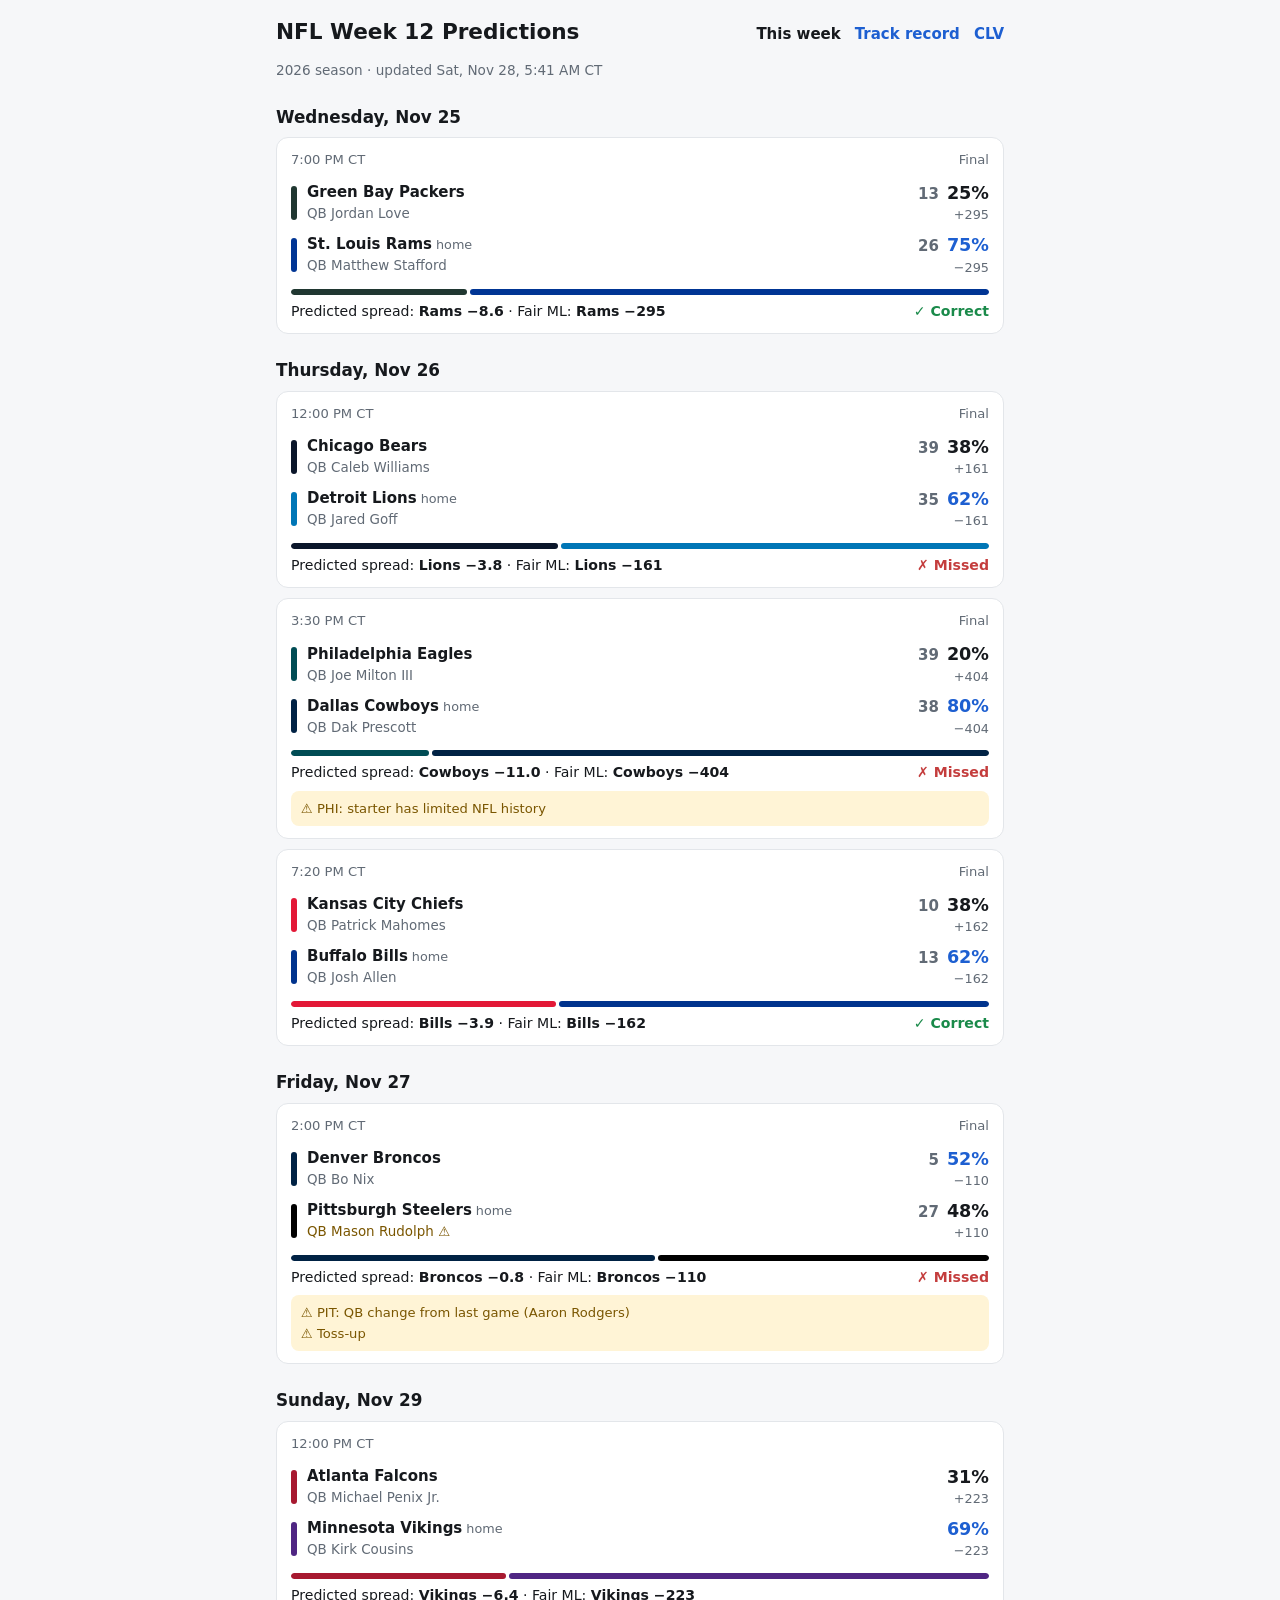
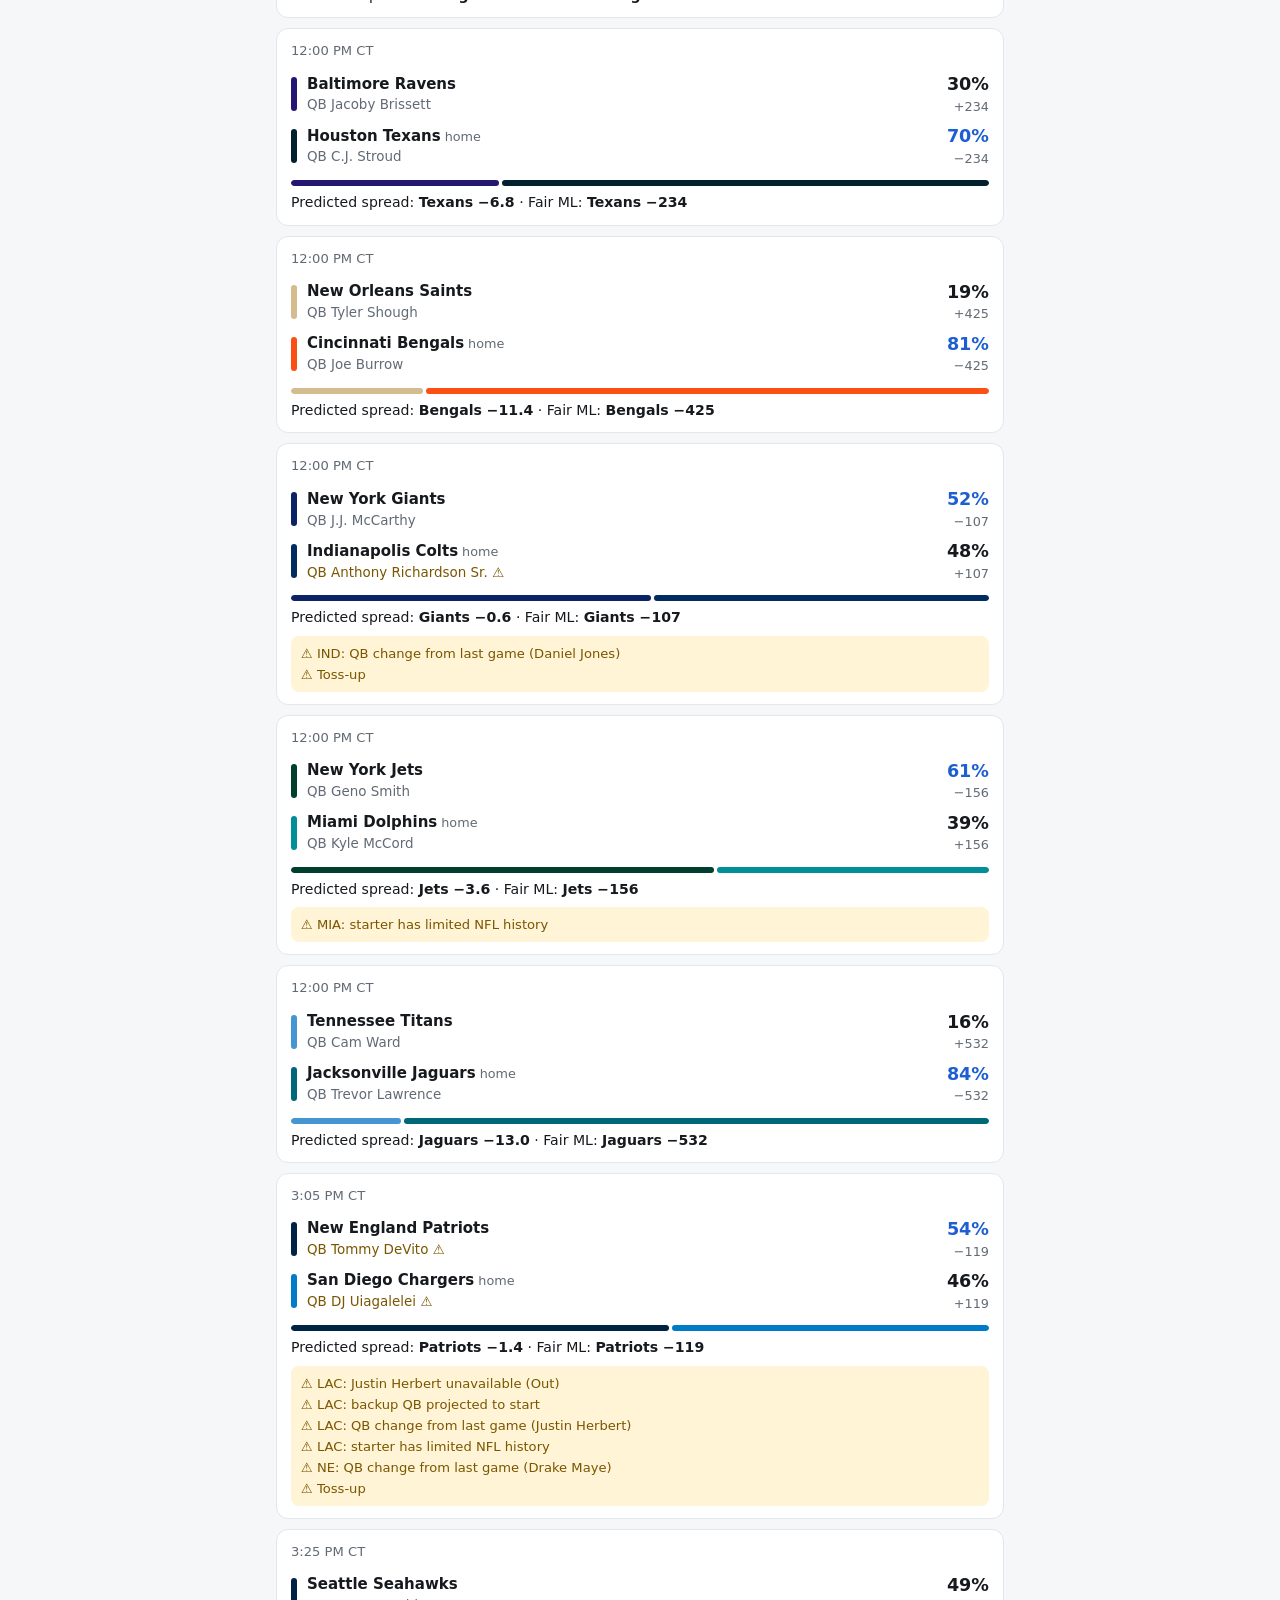
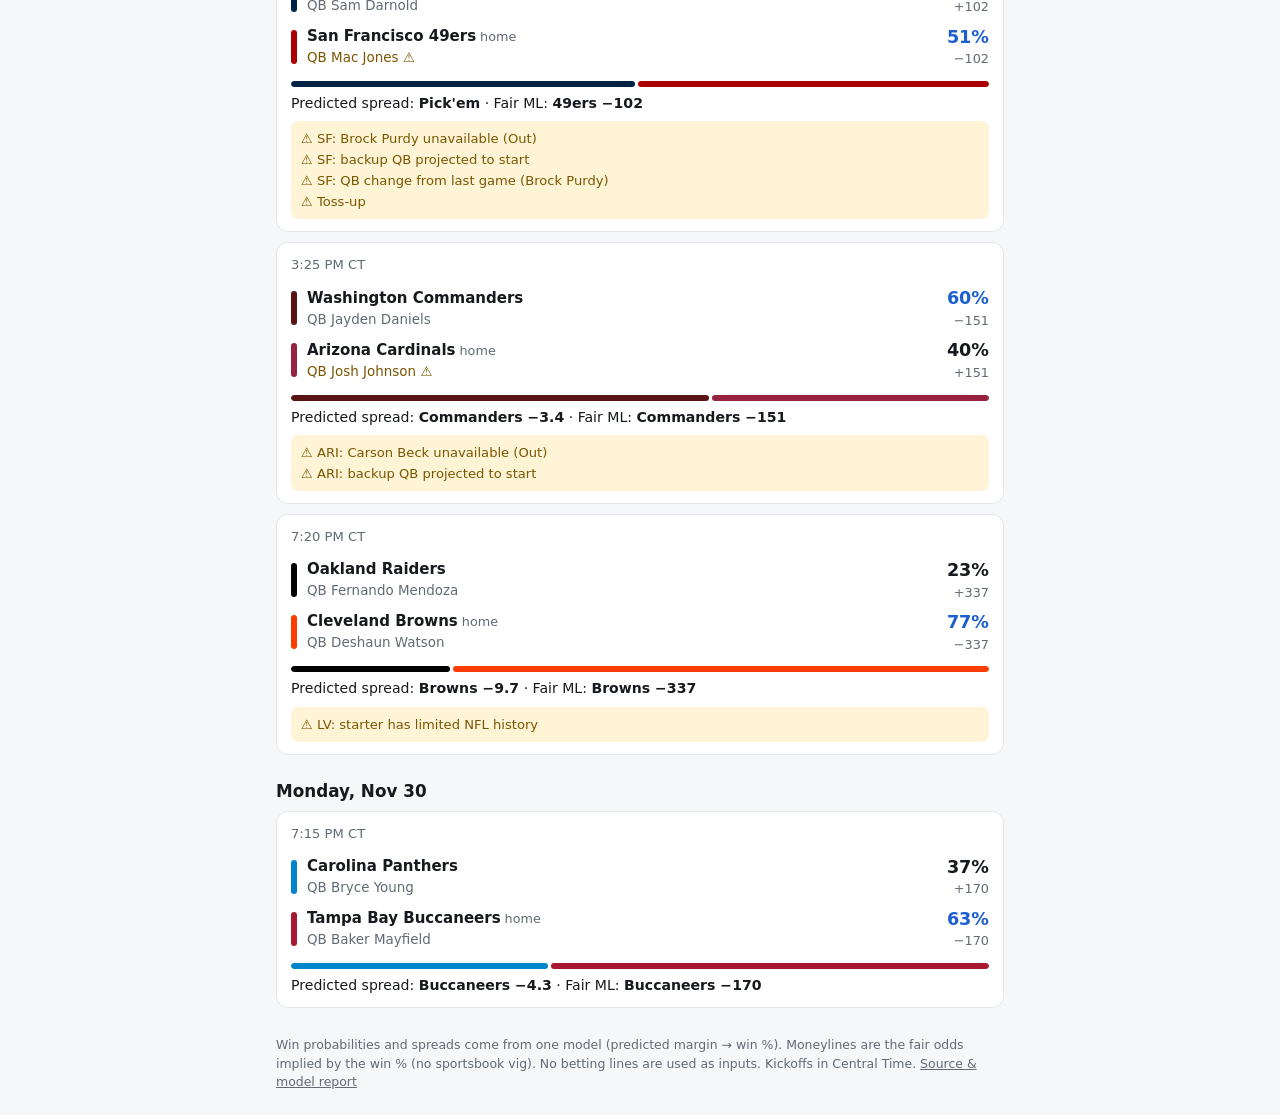
<file: site/index.html>
<!doctype html>
<html lang="en">
<head>
<meta charset="utf-8">
<meta name="viewport" content="width=device-width, initial-scale=1">
<title>NFL Predictions</title>
<link rel="stylesheet" href="style.css">
</head>
<body>
<div class="wrap">
  <header>
    <h1 id="title">NFL Predictions</h1>
    <nav><a href="index.html" class="active">This week</a><a href="history.html">Track record</a><a href="clv.html">CLV</a></nav>
  </header>
  <div id="status"></div>
  <p class="sub" id="updated"></p>
  <div id="games"><p class="sub">Loading…</p></div>
  <footer>
    Win probabilities and spreads come from one model (predicted margin → win %). Moneylines are the fair odds implied by the win % (no sportsbook vig). No betting lines are used as inputs.
    Kickoffs in Central Time. <a href="https://github.com/" id="repo-link">Source &amp; model report</a>
  </footer>
</div>
<script src="app.js"></script>
<script>
loadJSON("data/current.json").then(d => {
  showStatus(d.generated_at);
  document.getElementById("title").textContent = `NFL Week ${d.week} Predictions`;
  document.getElementById("updated").textContent =
    `${d.season} season · updated ${fmtDateTime(d.generated_at)} CT`;
  const el = document.getElementById("games");
  if (!d.games.length) { el.innerHTML = `<p class="sub">No games scheduled.</p>`; return; }
  let html = "", lastDay = "";
  for (const g of d.games) {
    const day = fmtDay(g.kickoff_ct);
    if (day !== lastDay) { html += `<h2>${day}</h2>`; lastDay = day; }
    html += gameCard(g, d.teams);
  }
  el.innerHTML = html;
}).catch(err => {
  document.getElementById("games").innerHTML = `<div class="banner">Couldn't load predictions (${err}).</div>`;
});
</script>
</body>
</html>
</file>
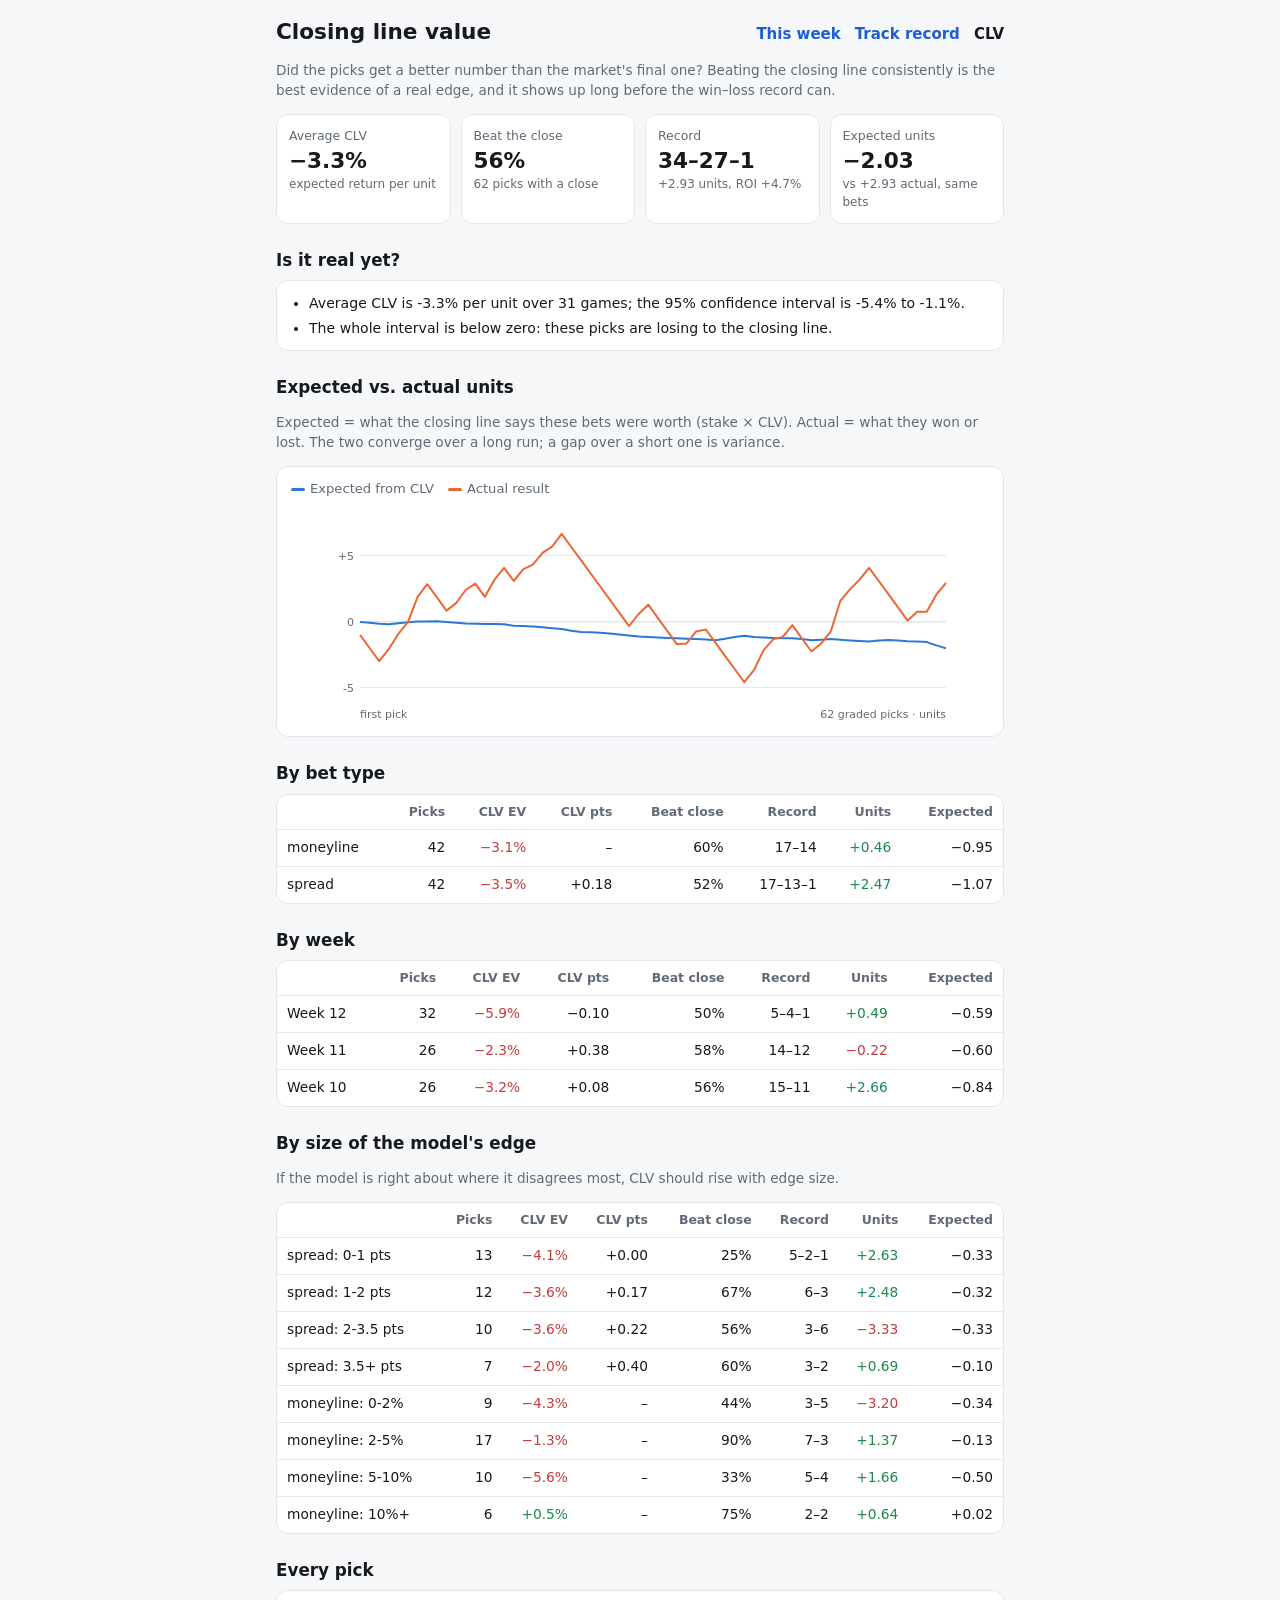
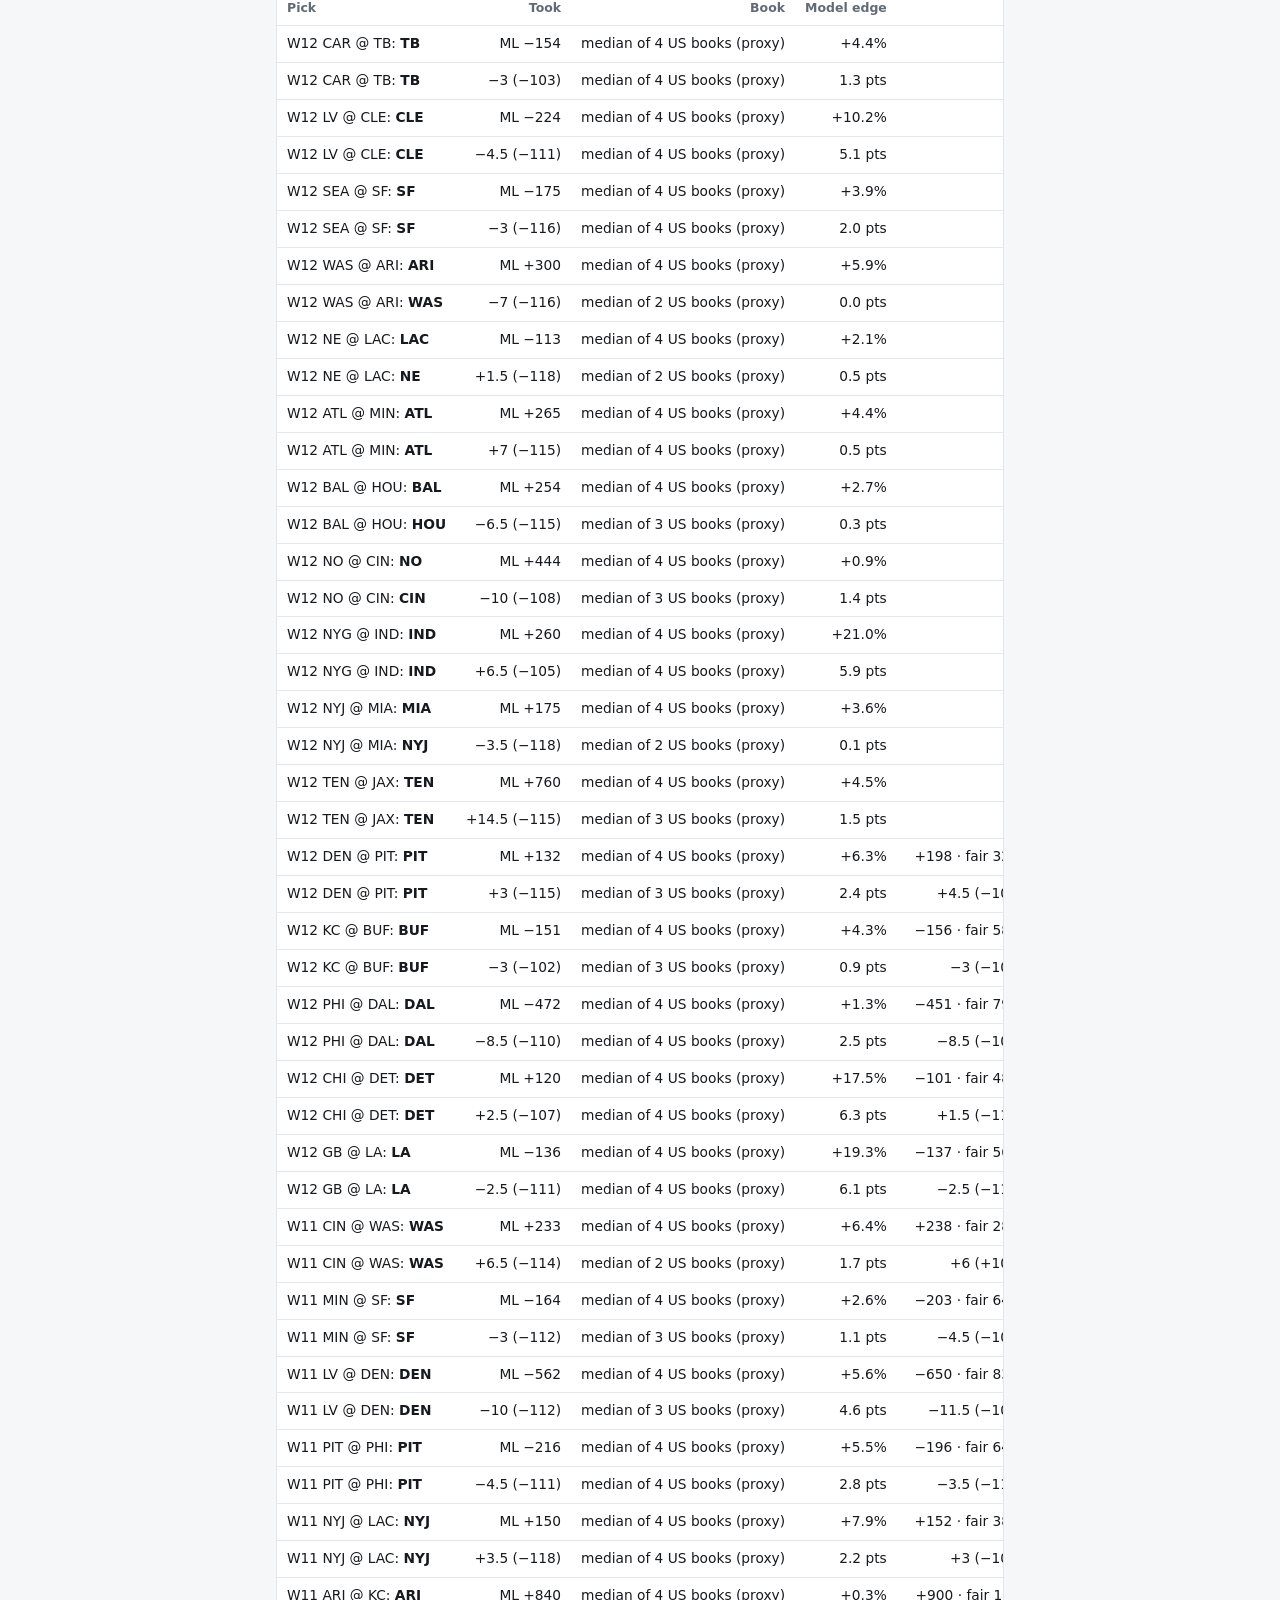
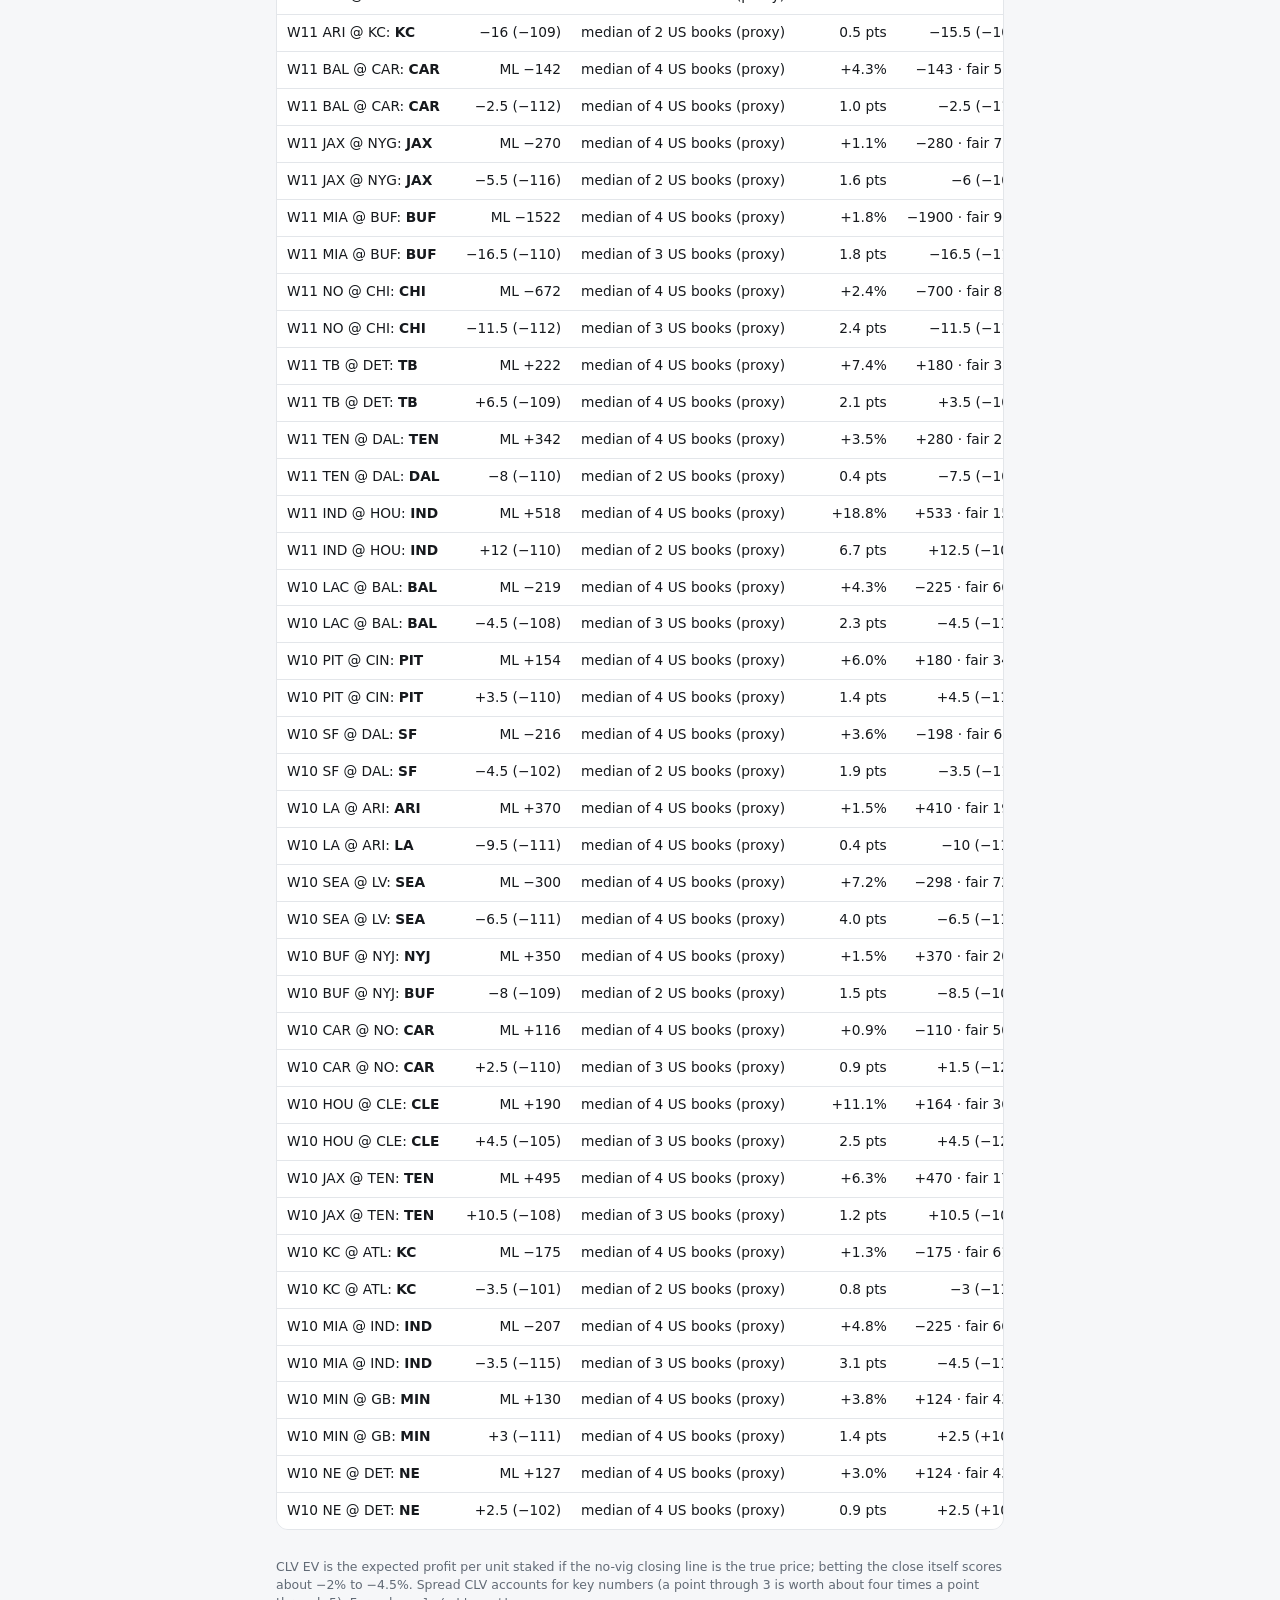
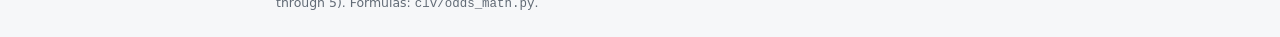
<file: site/clv.html>
<!doctype html>
<html lang="en">
<head>
<meta charset="utf-8">
<meta name="viewport" content="width=device-width, initial-scale=1">
<title>NFL Closing Line Value</title>
<link rel="stylesheet" href="style.css">
<style>
  /* Chart series colours: the validated categorical pair (blue, orange), with their own dark-mode steps. */
  :root { --series-1: #2a78d6; --series-2: #eb6834; }
  @media (prefers-color-scheme: dark) { :root { --series-1: #3987e5; --series-2: #d95926; } }
  .legend { display: flex; flex-wrap: wrap; gap: 14px; font-size: .82rem; color: var(--muted); margin-bottom: 6px; }
  .legend i { display: inline-block; width: 14px; height: 3px; border-radius: 2px; vertical-align: middle; margin-right: 5px; }
  .chart-box { position: relative; }
  svg.clv { width: 100%; height: 220px; display: block; }
  .tip { position: absolute; pointer-events: none; background: var(--card); border: 1px solid var(--line); border-radius: 8px;
         padding: 6px 9px; font-size: .78rem; box-shadow: 0 2px 8px rgba(0,0,0,.15); white-space: nowrap; display: none; }
  .tip b { font-variant-numeric: tabular-nums; }
  .note { margin: 0; padding-left: 18px; font-size: .88rem; }
  .note li + li { margin-top: 4px; }
  select { font: inherit; padding: 3px 6px; }
  .pos { color: var(--good); } .neg { color: var(--bad); }
</style>
</head>
<body>
<div class="wrap">
  <header>
    <h1>Closing line value</h1>
    <nav><a href="index.html">This week</a><a href="history.html">Track record</a><a href="clv.html" class="active">CLV</a></nav>
  </header>
  <div id="status"></div>
  <p class="sub">Did the picks get a better number than the market's final one? Beating the closing line consistently is the
    best evidence of a real edge, and it shows up long before the win–loss record can.</p>
  <label class="toggle" id="track-wrap" style="display:none">Picks: <select id="track"></select></label>
  <div class="tiles" id="tiles"></div>
  <h2>Is it real yet?</h2>
  <div class="card"><ul class="note" id="sample"></ul></div>
  <h2>Expected vs. actual units</h2>
  <p class="sub">Expected = what the closing line says these bets were worth (stake × CLV). Actual = what they won or lost.
    The two converge over a long run; a gap over a short one is variance.</p>
  <div class="card">
    <div class="legend"><span><i style="background:var(--series-1)"></i>Expected from CLV</span><span><i style="background:var(--series-2)"></i>Actual result</span></div>
    <div class="chart-box"><svg class="clv" id="chart" viewBox="0 0 640 220" role="img" aria-label="Cumulative expected and actual units by bet"></svg><div class="tip" id="tip"></div></div>
  </div>
  <h2>By bet type</h2><div class="table-wrap"><table id="by-type"></table></div>
  <h2>By week</h2><div class="table-wrap"><table id="by-week"></table></div>
  <h2>By size of the model's edge</h2>
  <p class="sub">If the model is right about where it disagrees most, CLV should rise with edge size.</p>
  <div class="table-wrap"><table id="by-edge"></table></div>
  <h2>Every pick</h2><div class="table-wrap"><table id="picks"></table></div>
  <footer>CLV EV is the expected profit per unit staked if the no-vig closing line is the true price; betting the close
    itself scores about −2% to −4.5%. Spread CLV accounts for key numbers (a point through 3 is worth about four times a point through 5).
    Formulas: <code>clv/odds_math.py</code>.</footer>
</div>
<script src="app.js"></script>
<script>
let DATA;
const pc = (v, d = 1) => v == null ? "–" : (v >= 0 ? "+" : "−") + Math.abs(v * 100).toFixed(d) + "%";
const un = v => v == null ? "–" : (v >= 0 ? "+" : "−") + Math.abs(v).toFixed(2);
const cls = v => v == null || v === 0 ? "" : v > 0 ? "pos" : "neg";
const odds = v => v == null ? "–" : (v > 0 ? "+" : "−") + Math.abs(v);
const line = v => v == null ? "" : (v > 0 ? "+" : v < 0 ? "−" : "") + Math.abs(v);

function statRows(rows, label) {
  return `<tr><th></th><th>Picks</th><th>CLV EV</th><th>CLV pts</th><th>Beat close</th><th>Record</th><th>Units</th><th>Expected</th></tr>` +
    rows.map(r => `<tr><td>${esc(label(r))}</td><td>${r.n}</td><td class="${cls(r.avg_clv_ev)}">${pc(r.avg_clv_ev)}</td>
      <td>${r.avg_clv_points == null ? "–" : un(r.avg_clv_points)}</td><td>${r.beat_close_pct == null ? "–" : pct(r.beat_close_pct)}</td>
      <td>${r.wins}–${r.losses}${r.pushes ? "–" + r.pushes : ""}</td><td class="${cls(r.units)}">${un(r.units)}</td><td>${un(r.expected_units)}</td></tr>`).join("");
}

function render() {
  const names = Object.keys(DATA.tracks);
  const t = DATA.tracks[document.getElementById("track").value] || DATA.tracks[names[0]];
  if (!t) {
    document.getElementById("tiles").innerHTML = `<p class="sub">No picks logged yet. They appear after the next pipeline run.</p>`;
    return;
  }
  const s = t.summary;
  document.getElementById("tiles").innerHTML = `
    <div class="tile"><div class="k">Average CLV</div><div class="v">${pc(s.avg_clv_ev)}</div><div class="h">expected return per unit</div></div>
    <div class="tile"><div class="k">Beat the close</div><div class="v">${s.beat_close_pct == null ? "–" : pct(s.beat_close_pct)}</div><div class="h">${s.n_closed} picks with a close</div></div>
    <div class="tile"><div class="k">Record</div><div class="v">${s.wins}–${s.losses}${s.pushes ? "–" + s.pushes : ""}</div><div class="h">${un(s.units)} units${s.roi == null ? "" : ", ROI " + pc(s.roi)}</div></div>
    <div class="tile"><div class="k">Expected units</div><div class="v">${un(s.expected_units)}</div><div class="h">vs ${un(s.actual_units)} actual, same bets</div></div>`;
  document.getElementById("sample").innerHTML = t.sample.notes.map(n => `<li>${esc(n)}</li>`).join("");
  document.getElementById("by-type").innerHTML = statRows(t.by_type, r => r.key);
  document.getElementById("by-week").innerHTML = statRows(t.by_week.slice().reverse(), r => `Week ${r.week}`);
  document.getElementById("by-edge").innerHTML = statRows(t.by_edge, r => r.key);
  document.getElementById("picks").innerHTML =
    `<tr><th>Pick</th><th>Took</th><th>Book</th><th>Model edge</th><th>Close</th><th>CLV pts</th><th>CLV EV</th><th>Result</th><th>Units</th></tr>` +
    t.picks.map(p => {
      const took = p.bet_type === "moneyline" ? `ML ${odds(p.price)}` : `${p.bet_type === "total" ? p.line : line(p.line)} (${odds(p.price)})`;
      const close = p.close_source ? (p.bet_type === "moneyline" ? `${odds(p.close_price)} · fair ${pct(p.close_fair_prob)}`
        : `${p.bet_type === "total" ? p.close_line : line(p.close_line)}${p.close_price == null ? "" : " (" + odds(p.close_price) + ")"}`) : "pending";
      const edge = p.model_edge == null ? "–" : p.bet_type === "spread" ? `${p.model_edge.toFixed(1)} pts` : pc(p.model_edge);
      const res = { W: '<span class="result good">W</span>', L: '<span class="result bad">L</span>', P: "Push" }[p.result] || "";
      return `<tr><td>W${p.week} ${esc(p.away_team)} @ ${esc(p.home_team)}: <b>${esc(p.side)}</b></td><td>${took}</td><td>${esc(p.book)}</td>
        <td>${edge}</td><td>${close}${p.close_source ? `<span class="tag">${esc(p.close_source)}</span>` : ""}</td>
        <td>${p.clv_points == null ? "–" : un(p.clv_points)}</td><td class="${cls(p.clv_ev)}">${pc(p.clv_ev)}</td>
        <td>${res}</td><td class="${cls(p.profit_units)}">${p.result ? un(p.profit_units) : ""}</td></tr>`;
    }).join("");
  drawChart(t.timeline);
}

function drawChart(pts) {
  const svg = document.getElementById("chart"), tip = document.getElementById("tip");
  if (!pts.length) {
    svg.innerHTML = `<text x="320" y="110" text-anchor="middle" font-size="13" fill="currentColor" opacity=".6">Appears once picks have a closing line and a result.</text>`;
    svg.onpointermove = svg.onpointerleave = null;
    return;
  }
  const W = 640, H = 220, L = 40, R = 14, T = 12, B = 24;
  const series = [{ k: "cum_clv", c: "var(--series-1)", name: "Expected" }, { k: "cum_units", c: "var(--series-2)", name: "Actual" }];
  const vals = pts.flatMap(p => [p.cum_clv, p.cum_units]).concat(0);
  let lo = Math.min(...vals), hi = Math.max(...vals);
  const padY = Math.max((hi - lo) * 0.12, 0.5); lo -= padY; hi += padY;
  const x = i => L + (pts.length === 1 ? (W - L - R) / 2 : i * (W - L - R) / (pts.length - 1));
  const y = v => T + (hi - v) / (hi - lo) * (H - T - B);
  const step = [0.5, 1, 2, 5, 10, 20, 50].find(s => (hi - lo) / s <= 5) || 100;
  let grid = "";
  for (let v = Math.ceil(lo / step) * step; v <= hi; v += step)
    grid += `<line x1="${L}" x2="${W - R}" y1="${y(v)}" y2="${y(v)}" stroke="var(--line)" stroke-width="${v === 0 ? 1.5 : 1}"/>
      <text x="${L - 6}" y="${y(v) + 4}" text-anchor="end" font-size="11" fill="var(--muted)">${v > 0 ? "+" : ""}${v}</text>`;
  const path = k => pts.map((p, i) => `${i ? "L" : "M"}${x(i).toFixed(1)},${y(p[k]).toFixed(1)}`).join("");
  svg.innerHTML = grid +
    `<text x="${L}" y="${H - 6}" font-size="11" fill="var(--muted)">first pick</text>
     <text x="${W - R}" y="${H - 6}" text-anchor="end" font-size="11" fill="var(--muted)">${pts.length} graded picks · units</text>` +
    series.map(s => `<path d="${path(s.k)}" fill="none" stroke="${s.c}" stroke-width="2" stroke-linejoin="round"/>`).join("") +
    `<line id="cross" y1="${T}" y2="${H - B}" stroke="var(--muted)" stroke-width="1" visibility="hidden"/>` +
    series.map(s => `<circle id="dot-${s.k}" r="4.5" fill="${s.c}" stroke="var(--card)" stroke-width="2" visibility="hidden"/>`).join("");
  svg.onpointermove = e => {
    const box = svg.getBoundingClientRect();
    const px = (e.clientX - box.left) / box.width * W;
    const i = Math.min(pts.length - 1, Math.max(0, Math.round((px - L) / ((W - L - R) / Math.max(pts.length - 1, 1)))));
    const p = pts[i];
    const cross = svg.querySelector("#cross");
    cross.setAttribute("x1", x(i)); cross.setAttribute("x2", x(i)); cross.setAttribute("visibility", "visible");
    for (const s of series) {
      const d = svg.querySelector("#dot-" + s.k);
      d.setAttribute("cx", x(i)); d.setAttribute("cy", y(p[s.k])); d.setAttribute("visibility", "visible");
    }
    tip.innerHTML = `${esc(p.label)} (pick ${p.n})<br>Expected <b>${un(p.cum_clv)}</b> · Actual <b>${un(p.cum_units)}</b>`;
    tip.style.display = "block";
    const left = x(i) / W * box.width;
    tip.style.left = Math.min(Math.max(left - tip.offsetWidth / 2, 0), box.width - tip.offsetWidth) + "px";
    tip.style.top = "0px";
  };
  svg.onpointerleave = () => {
    tip.style.display = "none";
    svg.querySelectorAll("#cross, circle").forEach(n => n.setAttribute("visibility", "hidden"));
  };
}

loadJSON("data/clv.json").then(d => {
  DATA = d;
  const names = Object.keys(d.tracks), sel = document.getElementById("track");
  const labels = { model: "Model picks (automatic)", placed: "Bets I placed" };
  sel.innerHTML = names.map(n => `<option value="${esc(n)}">${esc(labels[n] || n)}</option>`).join("");
  document.getElementById("track-wrap").style.display = names.length < 2 ? "none" : "";
  sel.addEventListener("change", render);
  render();
}).catch(err => {
  document.getElementById("tiles").innerHTML = `<div class="banner">No CLV data yet (${esc(err.message)}). It is written by the next pipeline run.</div>`;
});
</script>
</body>
</html>
</file>
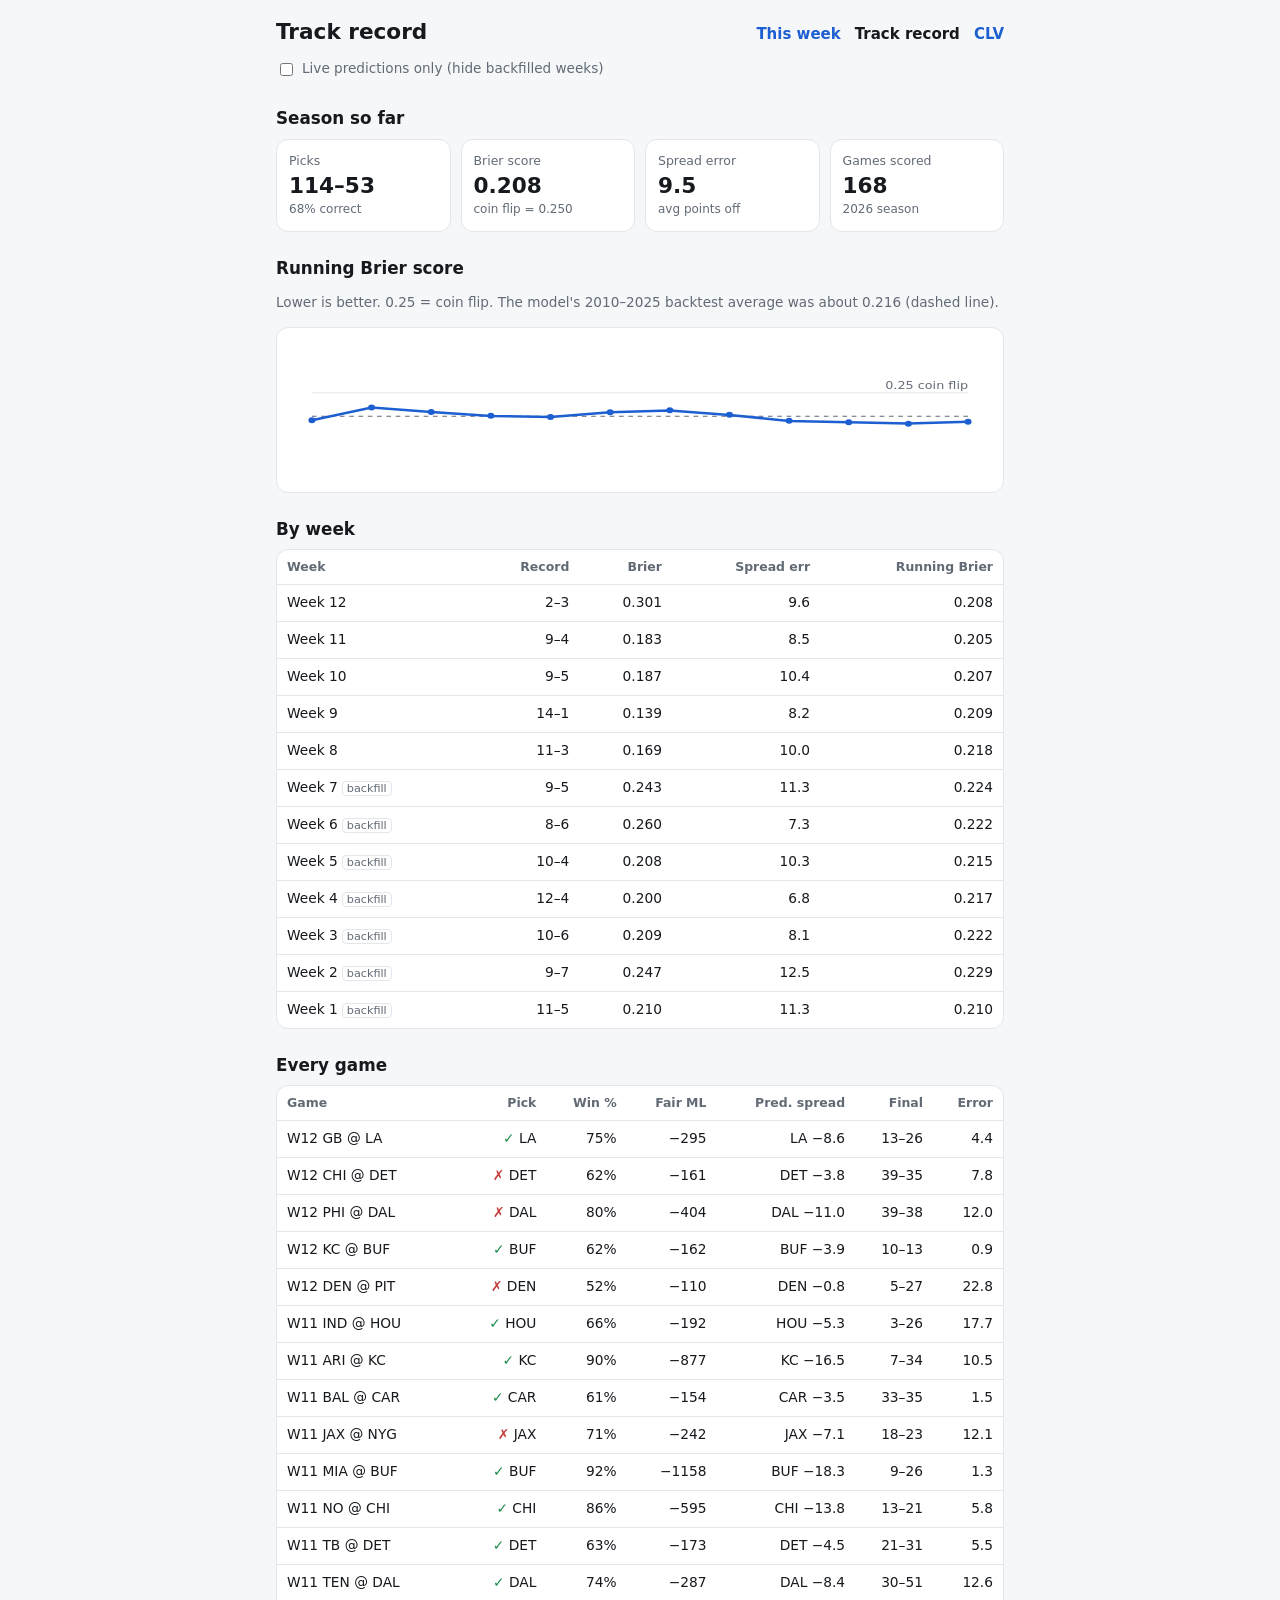
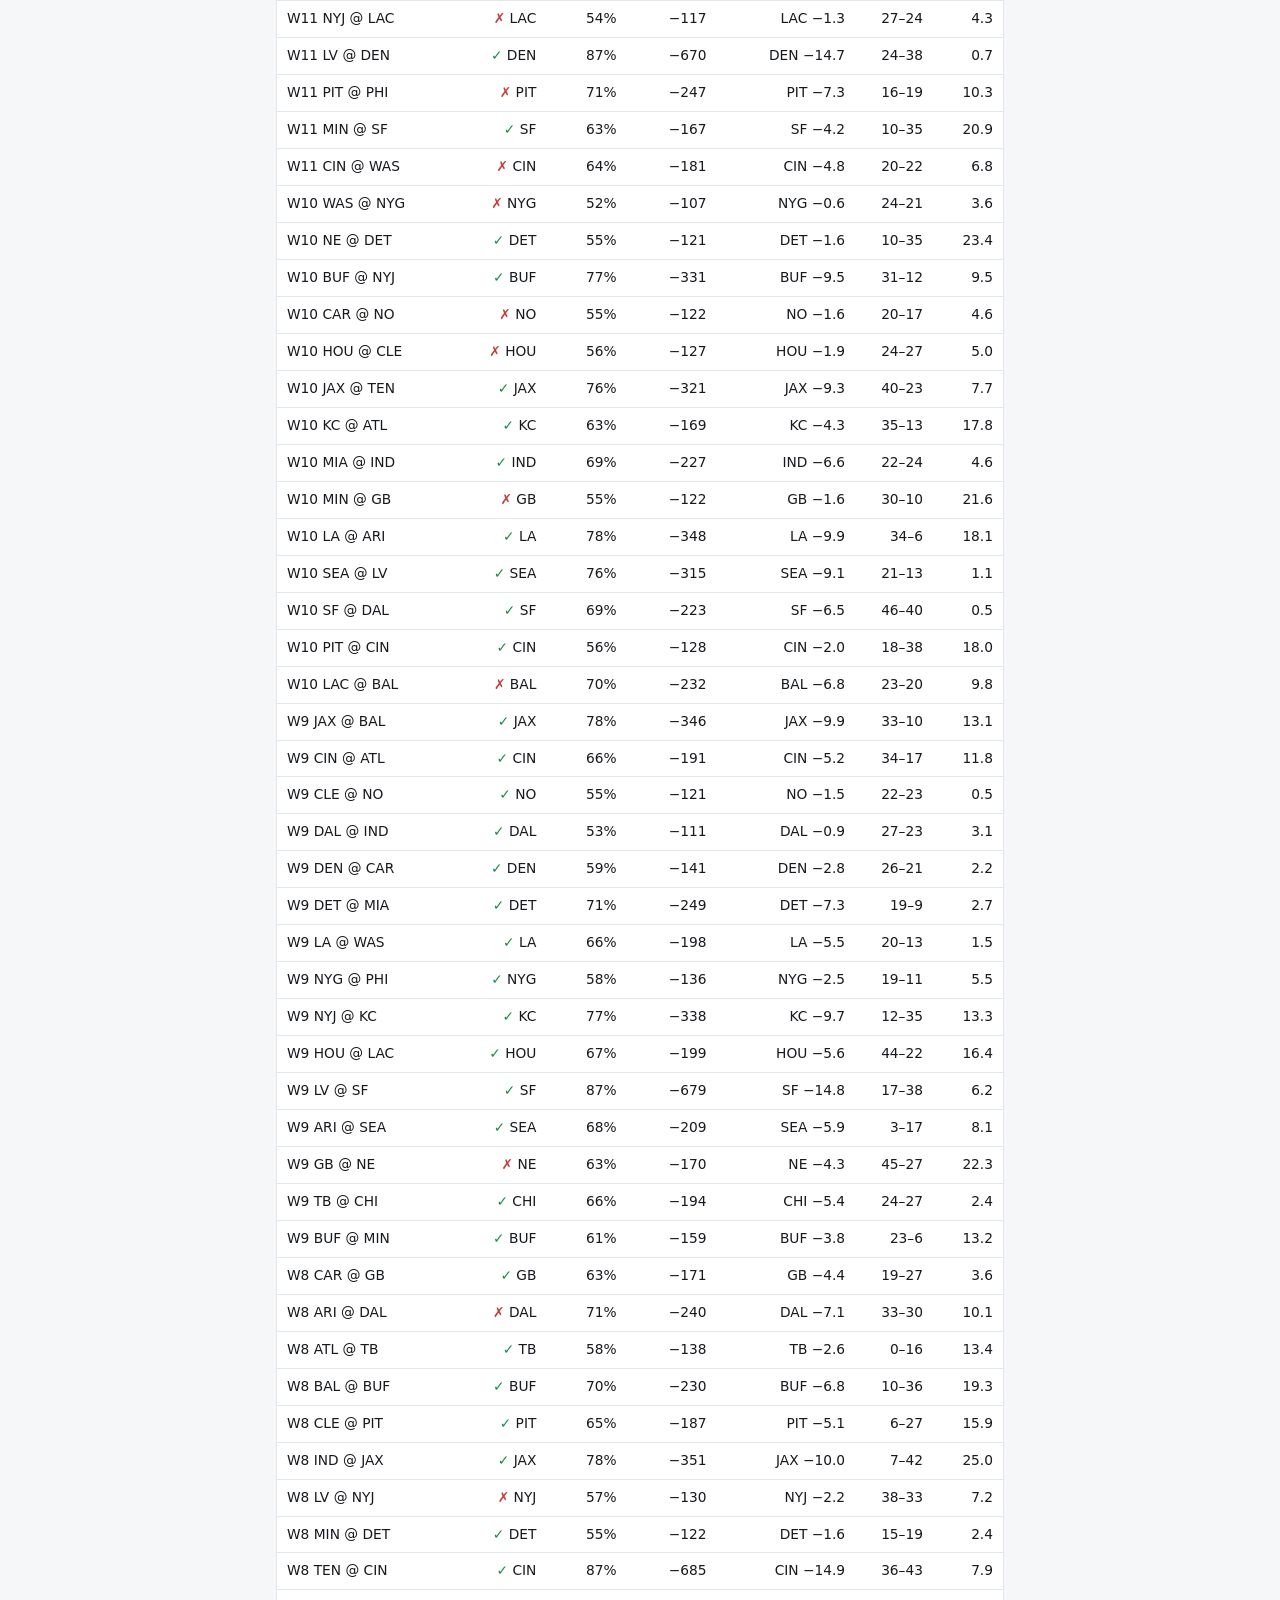
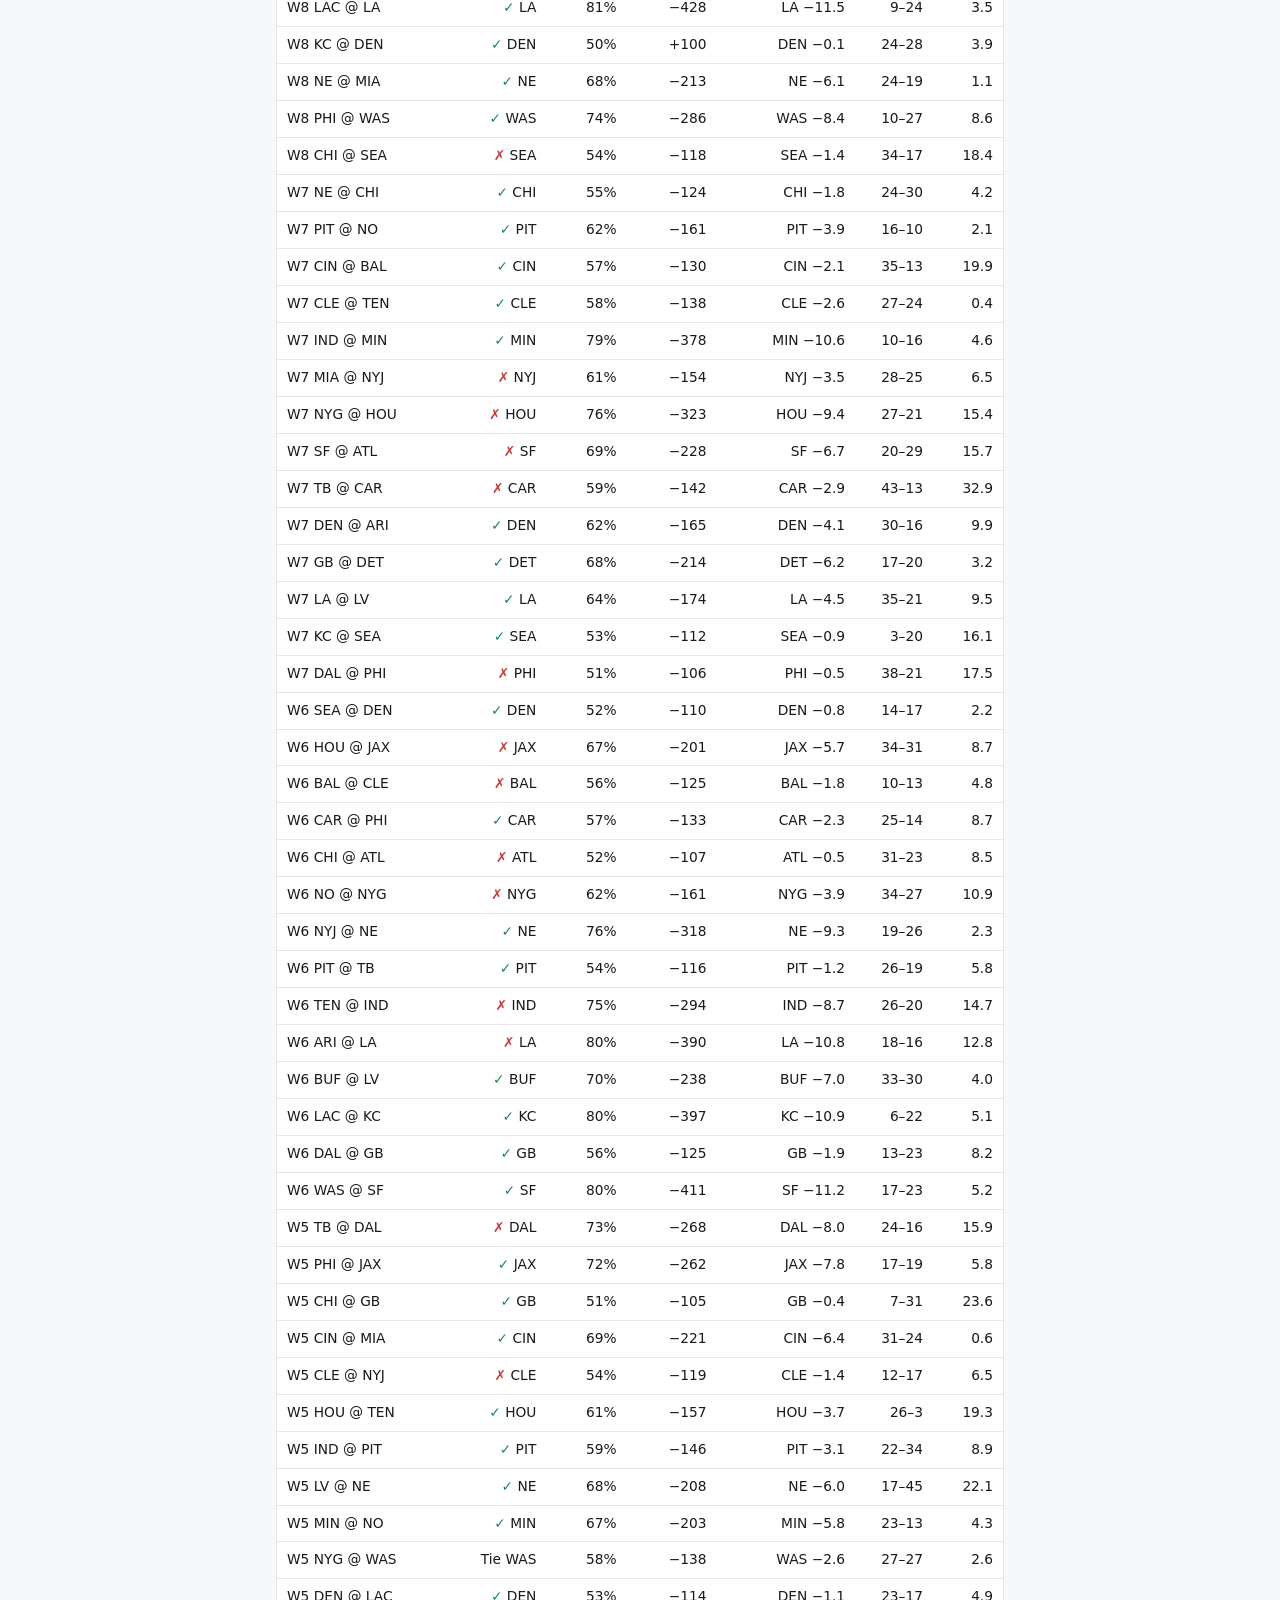
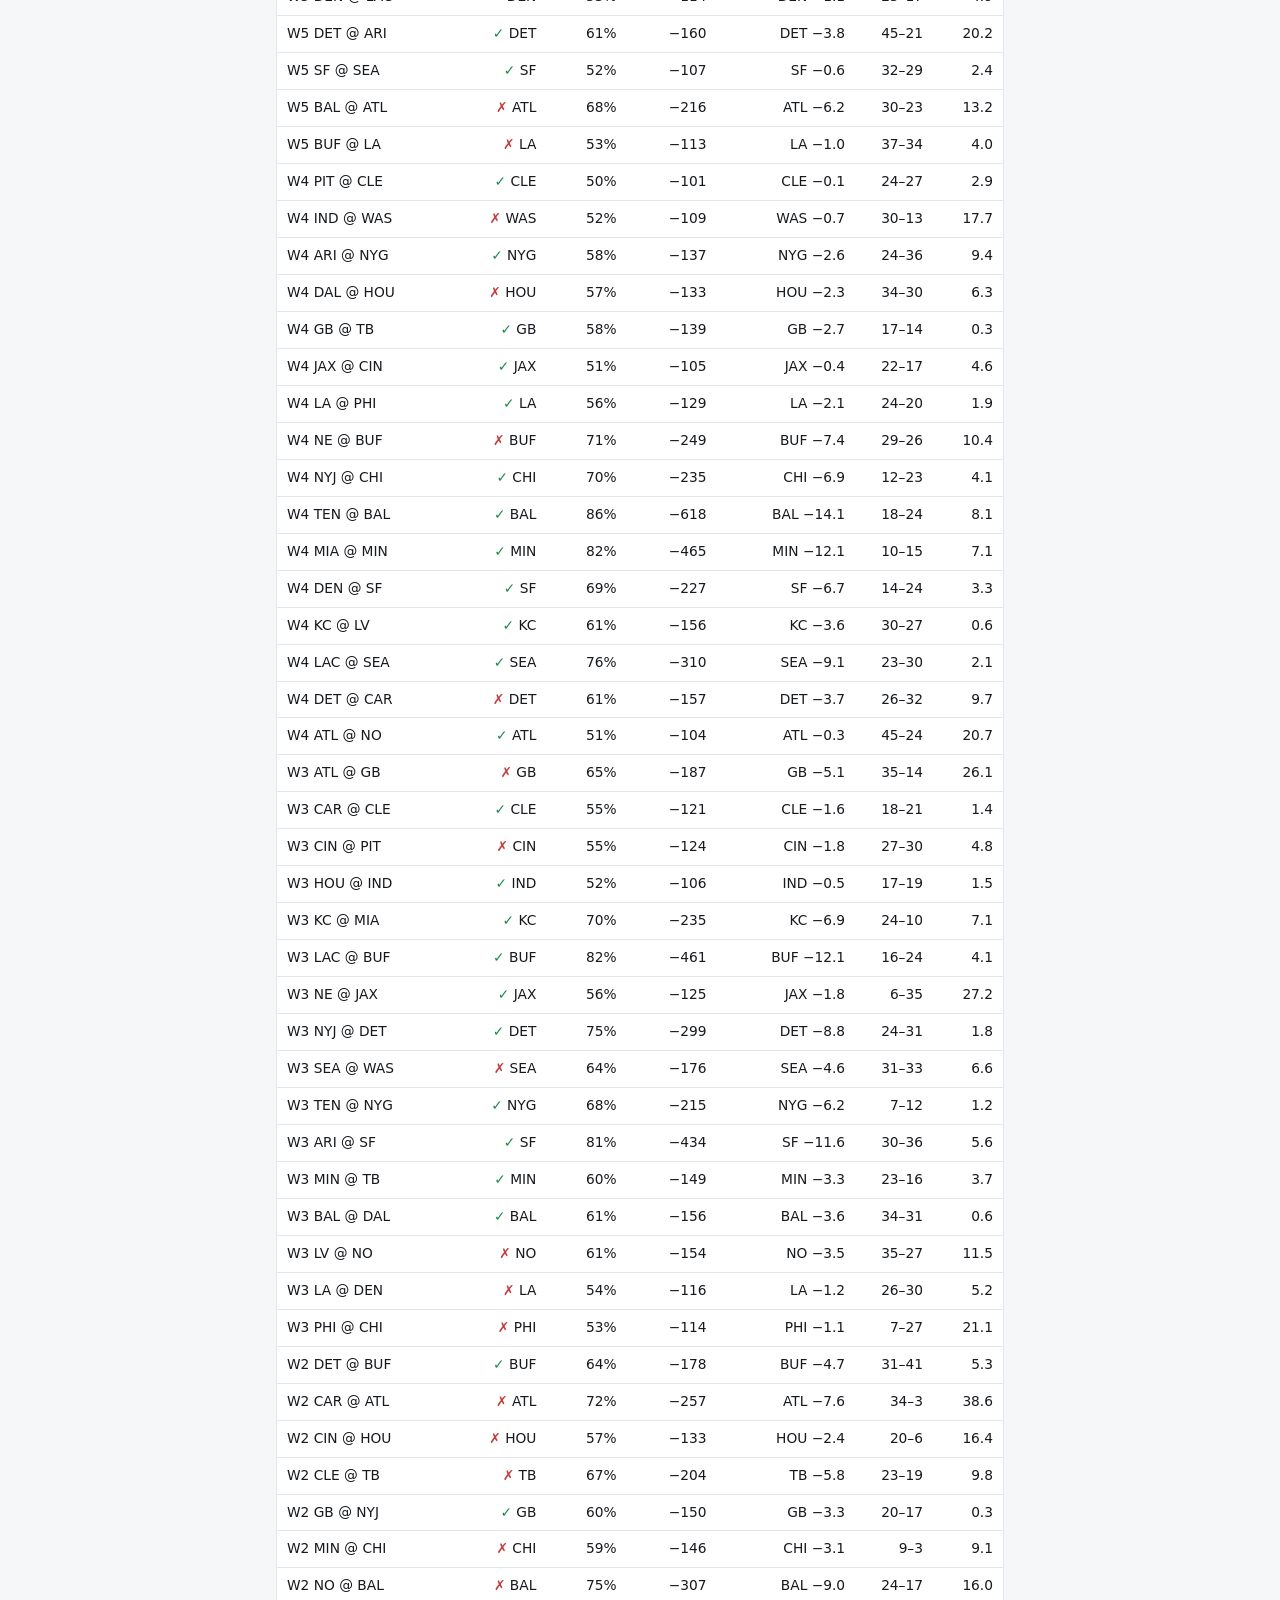
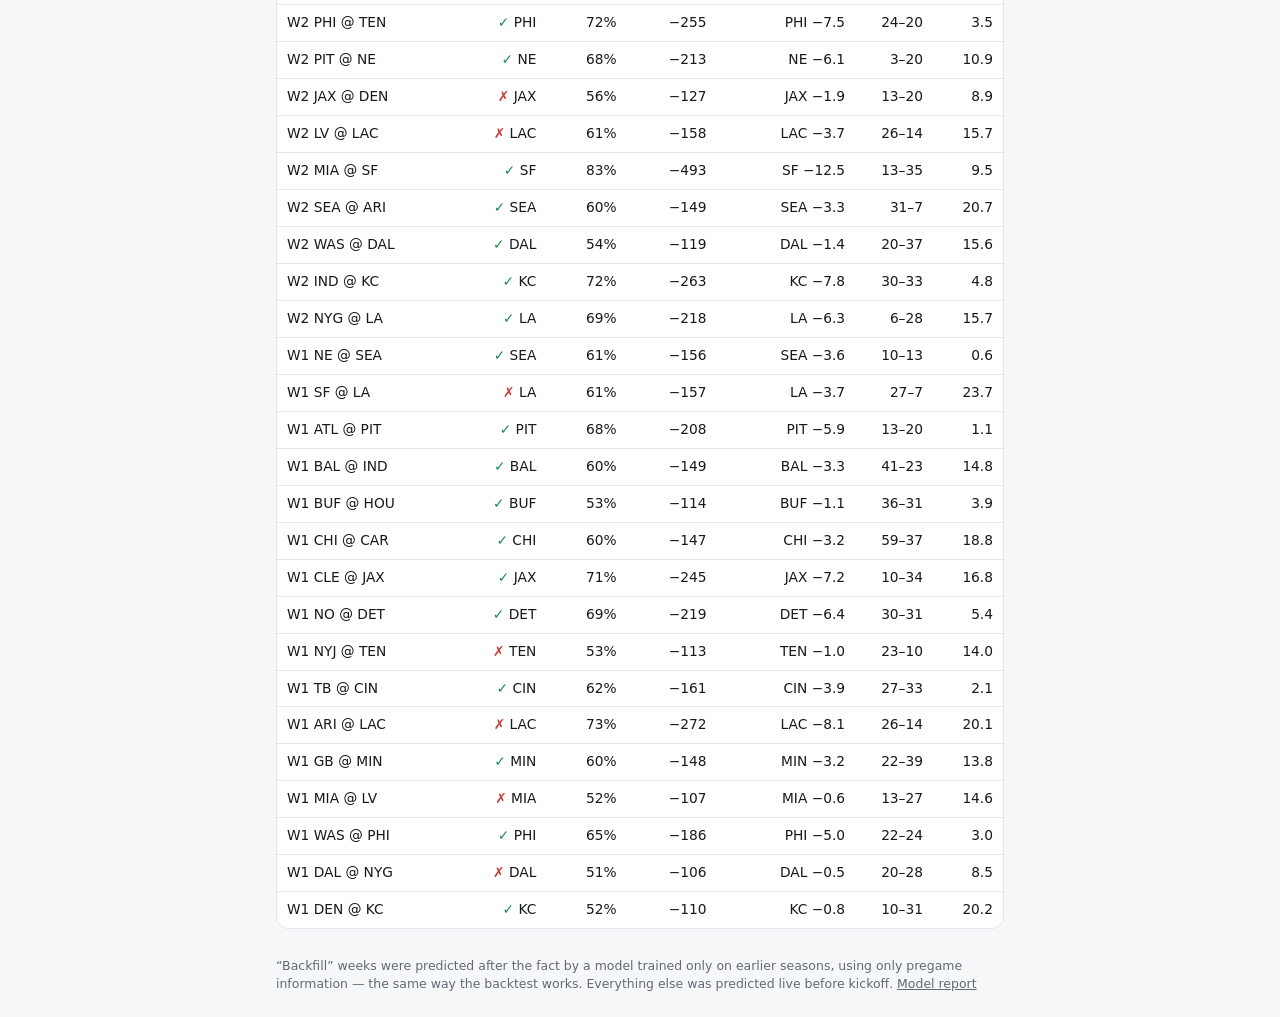
<file: site/history.html>
<!doctype html>
<html lang="en">
<head>
<meta charset="utf-8">
<meta name="viewport" content="width=device-width, initial-scale=1">
<title>NFL Track Record</title>
<link rel="stylesheet" href="style.css">
</head>
<body>
<div class="wrap">
  <header>
    <h1>Track record</h1>
    <nav><a href="index.html">This week</a><a href="history.html" class="active">Track record</a><a href="clv.html">CLV</a></nav>
  </header>
  <div id="status"></div>
  <label class="toggle"><input type="checkbox" id="live-only"> Live predictions only (hide backfilled weeks)</label>
  <h2>Season so far</h2>
  <div class="tiles" id="tiles"></div>
  <h2>Running Brier score</h2>
  <p class="sub">Lower is better. 0.25 = coin flip. The model's 2010–2025 backtest average was about 0.216 (dashed line).</p>
  <div class="card"><svg class="chart" id="chart" viewBox="0 0 600 140" preserveAspectRatio="none"></svg></div>
  <h2>By week</h2>
  <div class="table-wrap"><table id="weeks"></table></div>
  <h2>Every game</h2>
  <div class="table-wrap"><table id="games"></table></div>
  <footer>“Backfill” weeks were predicted after the fact by a model trained only on earlier seasons, using
    only pregame information — the same way the backtest works. Everything else was predicted live before kickoff.
    <a href="https://github.com/" id="repo-link">Model report</a></footer>
</div>
<script src="app.js"></script>
<script>
let DATA;
const BACKTEST_BRIER = 0.216;

function summarize(games) {
  const decided = games.filter(g => g.correct !== null);
  const wins = decided.filter(g => g.correct).length;
  const mean = k => games.reduce((s, g) => s + g[k], 0) / (games.length || 1);
  return { n: games.length, wins, losses: decided.length - wins, brier: mean("brier"), mae: mean("spread_error") };
}

function render() {
  const liveOnly = document.getElementById("live-only").checked;
  const season = Math.max(...DATA.games.map(g => g.season));
  const games = DATA.games.filter(g => g.season === season && (!liveOnly || g.run !== "backfill"));
  const s = summarize(games);
  document.getElementById("tiles").innerHTML = games.length ? `
    <div class="tile"><div class="k">Picks</div><div class="v">${s.wins}–${s.losses}</div><div class="h">${pct(s.wins / (s.wins + s.losses || 1))} correct</div></div>
    <div class="tile"><div class="k">Brier score</div><div class="v">${s.brier.toFixed(3)}</div><div class="h">coin flip = 0.250</div></div>
    <div class="tile"><div class="k">Spread error</div><div class="v">${s.mae.toFixed(1)}</div><div class="h">avg points off</div></div>
    <div class="tile"><div class="k">Games scored</div><div class="v">${s.n}</div><div class="h">${season} season</div></div>`
    : `<p class="sub">No scored games yet.</p>`;

  // Weekly table + running Brier
  const weeks = [...new Set(games.map(g => g.week))].sort((a, b) => a - b);
  let run = [], rows = "";
  const points = [];
  for (const w of weeks) {
    const gw = games.filter(g => g.week === w);
    run = run.concat(gw);
    const a = summarize(gw), r = summarize(run);
    const isLive = gw.some(g => g.run !== "backfill");
    points.push(r.brier);
    rows = `<tr><td>Week ${w}${isLive ? "" : '<span class="tag">backfill</span>'}</td><td>${a.wins}–${a.losses}</td>
      <td>${a.brier.toFixed(3)}</td><td>${a.mae.toFixed(1)}</td><td>${r.brier.toFixed(3)}</td></tr>` + rows;
  }
  document.getElementById("weeks").innerHTML =
    `<tr><th>Week</th><th>Record</th><th>Brier</th><th>Spread err</th><th>Running Brier</th></tr>${rows}`;
  drawChart(points, weeks);

  // Game list (newest week first)
  const list = games.slice().sort((a, b) => b.week - a.week || a.kickoff_ct.localeCompare(b.kickoff_ct));
  document.getElementById("games").innerHTML =
    `<tr><th>Game</th><th>Pick</th><th>Win %</th><th>Fair ML</th><th>Pred. spread</th><th>Final</th><th>Error</th></tr>` +
    list.map(g => {
      const fav = g.pred_margin >= 0 ? g.home_team : g.away_team;
      const res = g.correct === null ? "Tie" : g.correct ? '<span class="result good">✓</span>' : '<span class="result bad">✗</span>';
      return `<tr><td>W${g.week} ${esc(g.away_team)} @ ${esc(g.home_team)}</td>
        <td>${res} ${esc(g.pick)}</td><td>${pct(g.pick_prob)}</td><td>${moneyline(g.pick_prob)}</td><td>${esc(fav)} −${Math.abs(g.pred_margin).toFixed(1)}</td>
        <td>${g.away_score}–${g.home_score}</td><td>${g.spread_error.toFixed(1)}</td></tr>`;
    }).join("");
}

function drawChart(points, weeks) {
  const svg = document.getElementById("chart");
  if (points.length < 1) { svg.innerHTML = ""; return; }
  const W = 600, H = 140, pad = 18, lo = 0.15, hi = 0.30;
  const x = i => pad + (points.length === 1 ? (W - 2 * pad) / 2 : i * (W - 2 * pad) / (points.length - 1));
  const y = v => H - pad - (Math.min(Math.max(v, lo), hi) - lo) / (hi - lo) * (H - 2 * pad);
  const path = points.map((v, i) => `${i ? "L" : "M"}${x(i).toFixed(1)},${y(v).toFixed(1)}`).join("");
  const css = getComputedStyle(document.documentElement);
  const accent = css.getPropertyValue("--accent"), muted = css.getPropertyValue("--muted"), line = css.getPropertyValue("--line");
  svg.innerHTML = `
    <line x1="${pad}" x2="${W - pad}" y1="${y(0.25)}" y2="${y(0.25)}" stroke="${line}" stroke-width="1"/>
    <text x="${W - pad}" y="${y(0.25) - 4}" text-anchor="end" font-size="11" fill="${muted}">0.25 coin flip</text>
    <line x1="${pad}" x2="${W - pad}" y1="${y(BACKTEST_BRIER)}" y2="${y(BACKTEST_BRIER)}" stroke="${muted}" stroke-dasharray="4 4" stroke-width="1"/>
    <path d="${path}" fill="none" stroke="${accent}" stroke-width="2.5" vector-effect="non-scaling-stroke"/>
    ${points.map((v, i) => `<circle cx="${x(i)}" cy="${y(v)}" r="3" fill="${accent}"><title>Week ${weeks[i]}: ${v.toFixed(3)}</title></circle>`).join("")}`;
}

loadJSON("data/history.json").then(d => {
  DATA = d;
  showStatus(d.generated_at);
  document.getElementById("live-only").addEventListener("change", render);
  render();
}).catch(err => {
  document.getElementById("tiles").innerHTML = `<div class="banner">Couldn't load history (${err}).</div>`;
});
</script>
</body>
</html>
</file>
<file: site/style.css>
:root {
  --bg: #f6f7f9; --card: #ffffff; --text: #16191d; --muted: #616a75; --line: #e3e6ea;
  --accent: #1d5fd1; --good: #1a8a4a; --bad: #c43d3d; --warn-bg: #fff4d6; --warn: #7a5600;
  --bar-bg: #eceff3; --radius: 12px;
}
@media (prefers-color-scheme: dark) {
  :root {
    --bg: #0f1216; --card: #181c22; --text: #e8eaed; --muted: #9aa3ad; --line: #2a3038;
    --accent: #6ea2ff; --good: #4cc27f; --bad: #f07272; --warn-bg: #3a2f0f; --warn: #f5d27a;
    --bar-bg: #262c34;
  }
}
* { box-sizing: border-box; }
body {
  margin: 0; background: var(--bg); color: var(--text);
  font: 15px/1.45 system-ui, -apple-system, "Segoe UI", Roboto, sans-serif;
  -webkit-text-size-adjust: 100%;
}
.wrap { max-width: 760px; margin: 0 auto; padding: 16px; }
header { display: flex; flex-wrap: wrap; align-items: baseline; justify-content: space-between; gap: 8px; margin-bottom: 12px; }
h1 { font-size: 1.35rem; margin: 0; }
h2 { font-size: 1.05rem; margin: 24px 0 8px; }
nav a { color: var(--accent); text-decoration: none; margin-left: 14px; font-weight: 600; }
nav a.active { color: var(--text); }
.sub { color: var(--muted); font-size: .85rem; }
.banner { background: var(--warn-bg); color: var(--warn); padding: 10px 12px; border-radius: var(--radius); margin: 0 0 12px; font-size: .9rem; }
.banner a { color: inherit; font-weight: 600; }

.card { background: var(--card); border: 1px solid var(--line); border-radius: var(--radius); padding: 12px 14px; margin-bottom: 10px; }
.card-head { display: flex; justify-content: space-between; gap: 8px; color: var(--muted); font-size: .82rem; margin-bottom: 8px; }
.team { display: grid; grid-template-columns: 6px 1fr auto; gap: 10px; align-items: center; padding: 4px 0; }
.chip { width: 6px; height: 34px; border-radius: 3px; }
.tname { font-weight: 650; }
.tname .home { color: var(--muted); font-weight: 500; font-size: .8rem; margin-left: 4px; }
.qb { color: var(--muted); font-size: .84rem; }
.qb.flagged { color: var(--warn); }
.prob { font-variant-numeric: tabular-nums; font-weight: 700; font-size: 1.1rem; text-align: right; min-width: 3.4em; }
.prob.fav { color: var(--accent); }
.ml { display: block; text-align: right; font-size: .8rem; color: var(--muted); font-variant-numeric: tabular-nums; }
.score { font-variant-numeric: tabular-nums; color: var(--muted); font-weight: 600; margin-right: 8px; }
.bar { display: flex; height: 6px; border-radius: 3px; overflow: hidden; background: var(--bar-bg); margin: 8px 0 6px; }
.bar { gap: 3px; background: none; }
.bar span { display: block; height: 100%; border-radius: 3px; }
.spread { display: flex; justify-content: space-between; font-size: .88rem; }
.spread b { font-variant-numeric: tabular-nums; }
.result.good { color: var(--good); font-weight: 600; }
.result.bad { color: var(--bad); font-weight: 600; }
.notes { margin: 8px 0 0; padding: 8px 10px; background: var(--warn-bg); color: var(--warn); border-radius: 8px; font-size: .82rem; list-style: none; }
.notes li + li { margin-top: 2px; }

.tiles { display: grid; grid-template-columns: repeat(auto-fit, minmax(140px, 1fr)); gap: 10px; }
.tile { background: var(--card); border: 1px solid var(--line); border-radius: var(--radius); padding: 12px; }
.tile .k { color: var(--muted); font-size: .78rem; }
.tile .v { font-size: 1.35rem; font-weight: 700; font-variant-numeric: tabular-nums; }
.tile .h { color: var(--muted); font-size: .75rem; }

.table-wrap { overflow-x: auto; background: var(--card); border: 1px solid var(--line); border-radius: var(--radius); }
table { border-collapse: collapse; width: 100%; font-size: .86rem; font-variant-numeric: tabular-nums; }
th, td { padding: 8px 10px; text-align: right; border-bottom: 1px solid var(--line); white-space: nowrap; }
th:first-child, td:first-child { text-align: left; }
th { color: var(--muted); font-weight: 600; font-size: .78rem; }
tr:last-child td { border-bottom: 0; }
.tag { font-size: .7rem; color: var(--muted); border: 1px solid var(--line); border-radius: 4px; padding: 0 4px; margin-left: 4px; }
label.toggle { font-size: .85rem; color: var(--muted); display: inline-flex; gap: 6px; align-items: center; }
svg.chart { width: 100%; height: 140px; display: block; }
footer { color: var(--muted); font-size: .78rem; margin: 28px 0 8px; }
footer a { color: inherit; }
</file>
